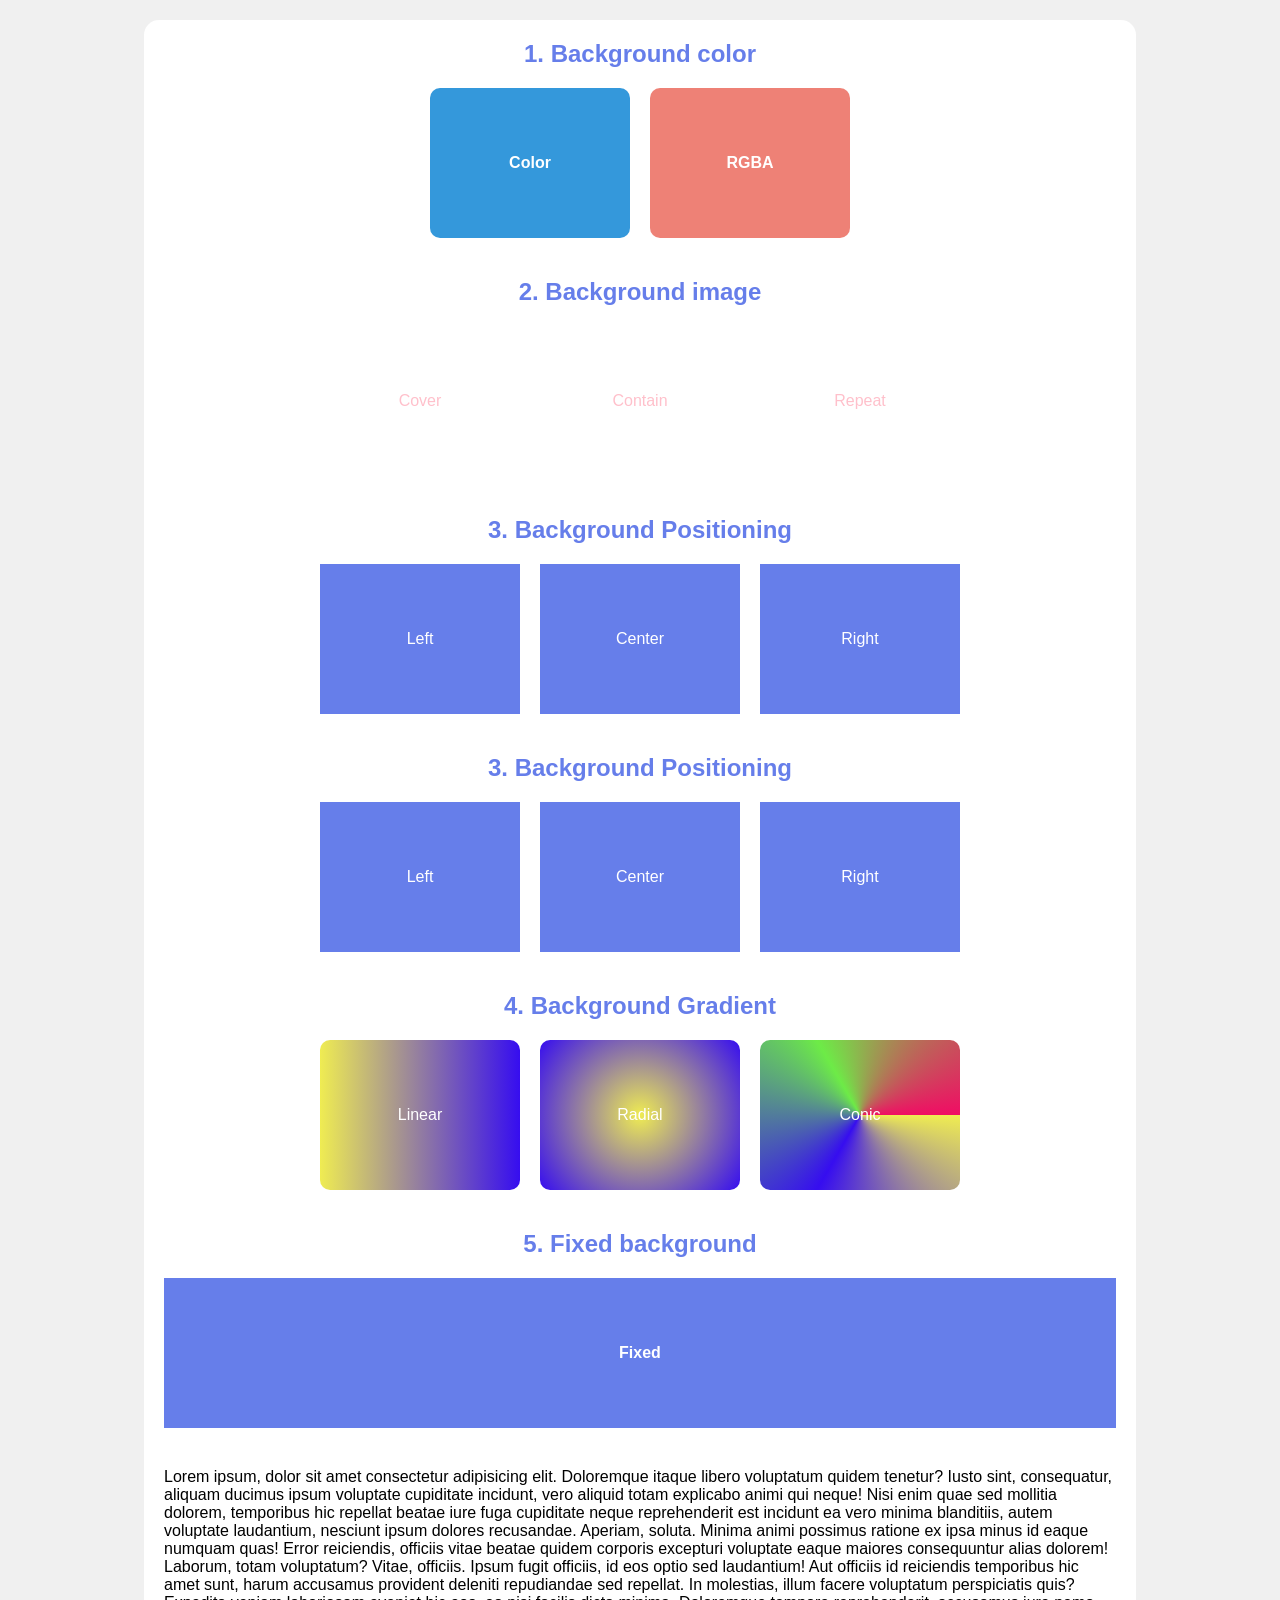
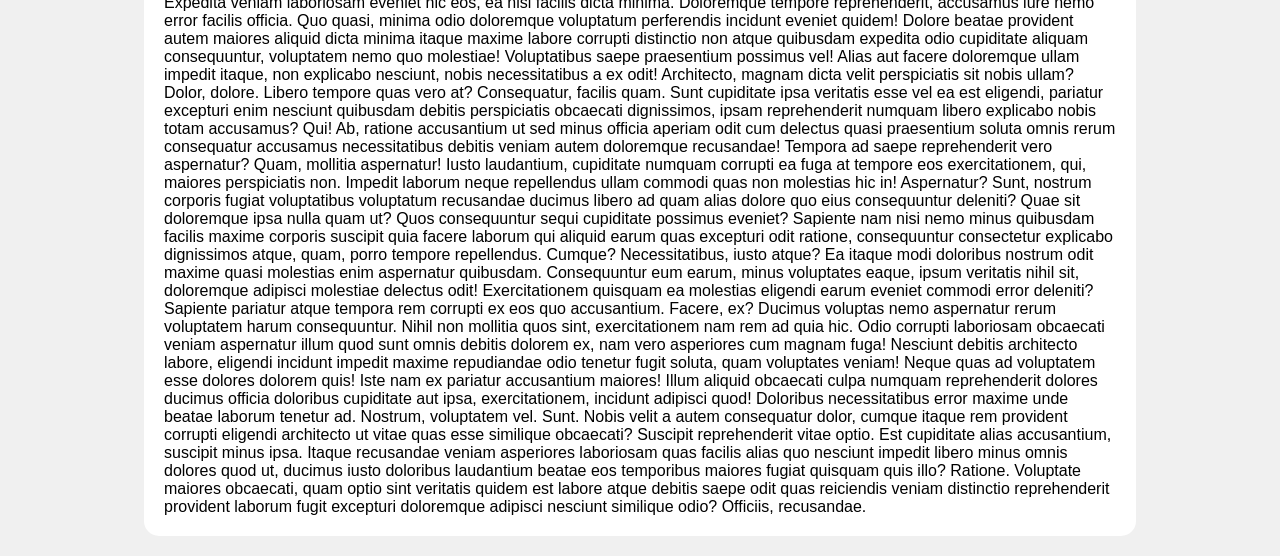
<file: Background/index.html>
<!doctype html>
<html lang="en">
  <head>
    <meta charset="UTF-8" />
    <meta name="viewport" content="width=device-width, initial-scale=1.0" />
    <link rel="stylesheet" href="style.css" />
    <title>CSS Background</title>
  </head>
  <body>
    <div class="container">
      <section class="main-section">
        <h2 class="main-section__title">1. Background color</h2>
        <div class="example-row">
          <div class="color">Color</div>
          <div class="rgba">RGBA</div>
        </div>
      </section>

      <section class="main-section">
        <h2 class="main-section__title">2. Background image</h2>
        <div class="example-row">
          <div class="cover">Cover</div>
          <div class="contain">Contain</div>
          <div class="repeat">Repeat</div>
        </div>
      </section>

      <section class="main-section">
        <h2 class="main-section__title">3. Background Positioning</h2>
        <div class="example-row">
          <div class="left">Left</div>
          <div class="center">Center</div>
          <div class="right">Right</div>
        </div>
      </section>

      <section class="main-section">
        <h2 class="main-section__title">3. Background Positioning</h2>
        <div class="example-row">
          <div class="left">Left</div>
          <div class="center">Center</div>
          <div class="right">Right</div>
        </div>
      </section>

      <section class="main-section">
        <h2 class="main-section__title">4. Background Gradient</h2>
        <div class="example-row">
          <div class="linear">Linear</div>
          <div class="radial">Radial</div>
          <div class="conic">Conic</div>
        </div>
      </section>

      <section class="main-section">
        <h2 class="main-section__title">5. Fixed background</h2>
        <div class="example-row">
          <div class="fixed">Fixed</div>
        </div>
      </section>

      <div class="lorem">Lorem ipsum, dolor sit amet consectetur adipisicing elit. Doloremque itaque libero voluptatum quidem tenetur? Iusto sint, consequatur, aliquam ducimus ipsum voluptate cupiditate incidunt, vero aliquid totam explicabo animi qui neque!
      Nisi enim quae sed mollitia dolorem, temporibus hic repellat beatae iure fuga cupiditate neque reprehenderit est incidunt ea vero minima blanditiis, autem voluptate laudantium, nesciunt ipsum dolores recusandae. Aperiam, soluta.
      Minima animi possimus ratione ex ipsa minus id eaque numquam quas! Error reiciendis, officiis vitae beatae quidem corporis excepturi voluptate eaque maiores consequuntur alias dolorem! Laborum, totam voluptatum? Vitae, officiis.
      Ipsum fugit officiis, id eos optio sed laudantium! Aut officiis id reiciendis temporibus hic amet sunt, harum accusamus provident deleniti repudiandae sed repellat. In molestias, illum facere voluptatum perspiciatis quis?
      Expedita veniam laboriosam eveniet hic eos, ea nisi facilis dicta minima. Doloremque tempore reprehenderit, accusamus iure nemo error facilis officia. Quo quasi, minima odio doloremque voluptatum perferendis incidunt eveniet quidem!
      Dolore beatae provident autem maiores aliquid dicta minima itaque maxime labore corrupti distinctio non atque quibusdam expedita odio cupiditate aliquam consequuntur, voluptatem nemo quo molestiae! Voluptatibus saepe praesentium possimus vel!
      Alias aut facere doloremque ullam impedit itaque, non explicabo nesciunt, nobis necessitatibus a ex odit! Architecto, magnam dicta velit perspiciatis sit nobis ullam? Dolor, dolore. Libero tempore quas vero at?
      Consequatur, facilis quam. Sunt cupiditate ipsa veritatis esse vel ea est eligendi, pariatur excepturi enim nesciunt quibusdam debitis perspiciatis obcaecati dignissimos, ipsam reprehenderit numquam libero explicabo nobis totam accusamus? Qui!
      Ab, ratione accusantium ut sed minus officia aperiam odit cum delectus quasi praesentium soluta omnis rerum consequatur accusamus necessitatibus debitis veniam autem doloremque recusandae! Tempora ad saepe reprehenderit vero aspernatur?
      Quam, mollitia aspernatur! Iusto laudantium, cupiditate numquam corrupti ea fuga at tempore eos exercitationem, qui, maiores perspiciatis non. Impedit laborum neque repellendus ullam commodi quas non molestias hic in! Aspernatur?
      Sunt, nostrum corporis fugiat voluptatibus voluptatum recusandae ducimus libero ad quam alias dolore quo eius consequuntur deleniti? Quae sit doloremque ipsa nulla quam ut? Quos consequuntur sequi cupiditate possimus eveniet?
      Sapiente nam nisi nemo minus quibusdam facilis maxime corporis suscipit quia facere laborum qui aliquid earum quas excepturi odit ratione, consequuntur consectetur explicabo dignissimos atque, quam, porro tempore repellendus. Cumque?
      Necessitatibus, iusto atque? Ea itaque modi doloribus nostrum odit maxime quasi molestias enim aspernatur quibusdam. Consequuntur eum earum, minus voluptates eaque, ipsum veritatis nihil sit, doloremque adipisci molestiae delectus odit!
      Exercitationem quisquam ea molestias eligendi earum eveniet commodi error deleniti? Sapiente pariatur atque tempora rem corrupti ex eos quo accusantium. Facere, ex? Ducimus voluptas nemo aspernatur rerum voluptatem harum consequuntur.
      Nihil non mollitia quos sint, exercitationem nam rem ad quia hic. Odio corrupti laboriosam obcaecati veniam aspernatur illum quod sunt omnis debitis dolorem ex, nam vero asperiores cum magnam fuga!
      Nesciunt debitis architecto labore, eligendi incidunt impedit maxime repudiandae odio tenetur fugit soluta, quam voluptates veniam! Neque quas ad voluptatem esse dolores dolorem quis! Iste nam ex pariatur accusantium maiores!
      Illum aliquid obcaecati culpa numquam reprehenderit dolores ducimus officia doloribus cupiditate aut ipsa, exercitationem, incidunt adipisci quod! Doloribus necessitatibus error maxime unde beatae laborum tenetur ad. Nostrum, voluptatem vel. Sunt.
      Nobis velit a autem consequatur dolor, cumque itaque rem provident corrupti eligendi architecto ut vitae quas esse similique obcaecati? Suscipit reprehenderit vitae optio. Est cupiditate alias accusantium, suscipit minus ipsa.
      Itaque recusandae veniam asperiores laboriosam quas facilis alias quo nesciunt impedit libero minus omnis dolores quod ut, ducimus iusto doloribus laudantium beatae eos temporibus maiores fugiat quisquam quis illo? Ratione.
      Voluptate maiores obcaecati, quam optio sint veritatis quidem est labore atque debitis saepe odit quas reiciendis veniam distinctio reprehenderit provident laborum fugit excepturi doloremque adipisci nesciunt similique odio? Officiis, recusandae.</div>
    </div>
  </body>
</html>
</file>
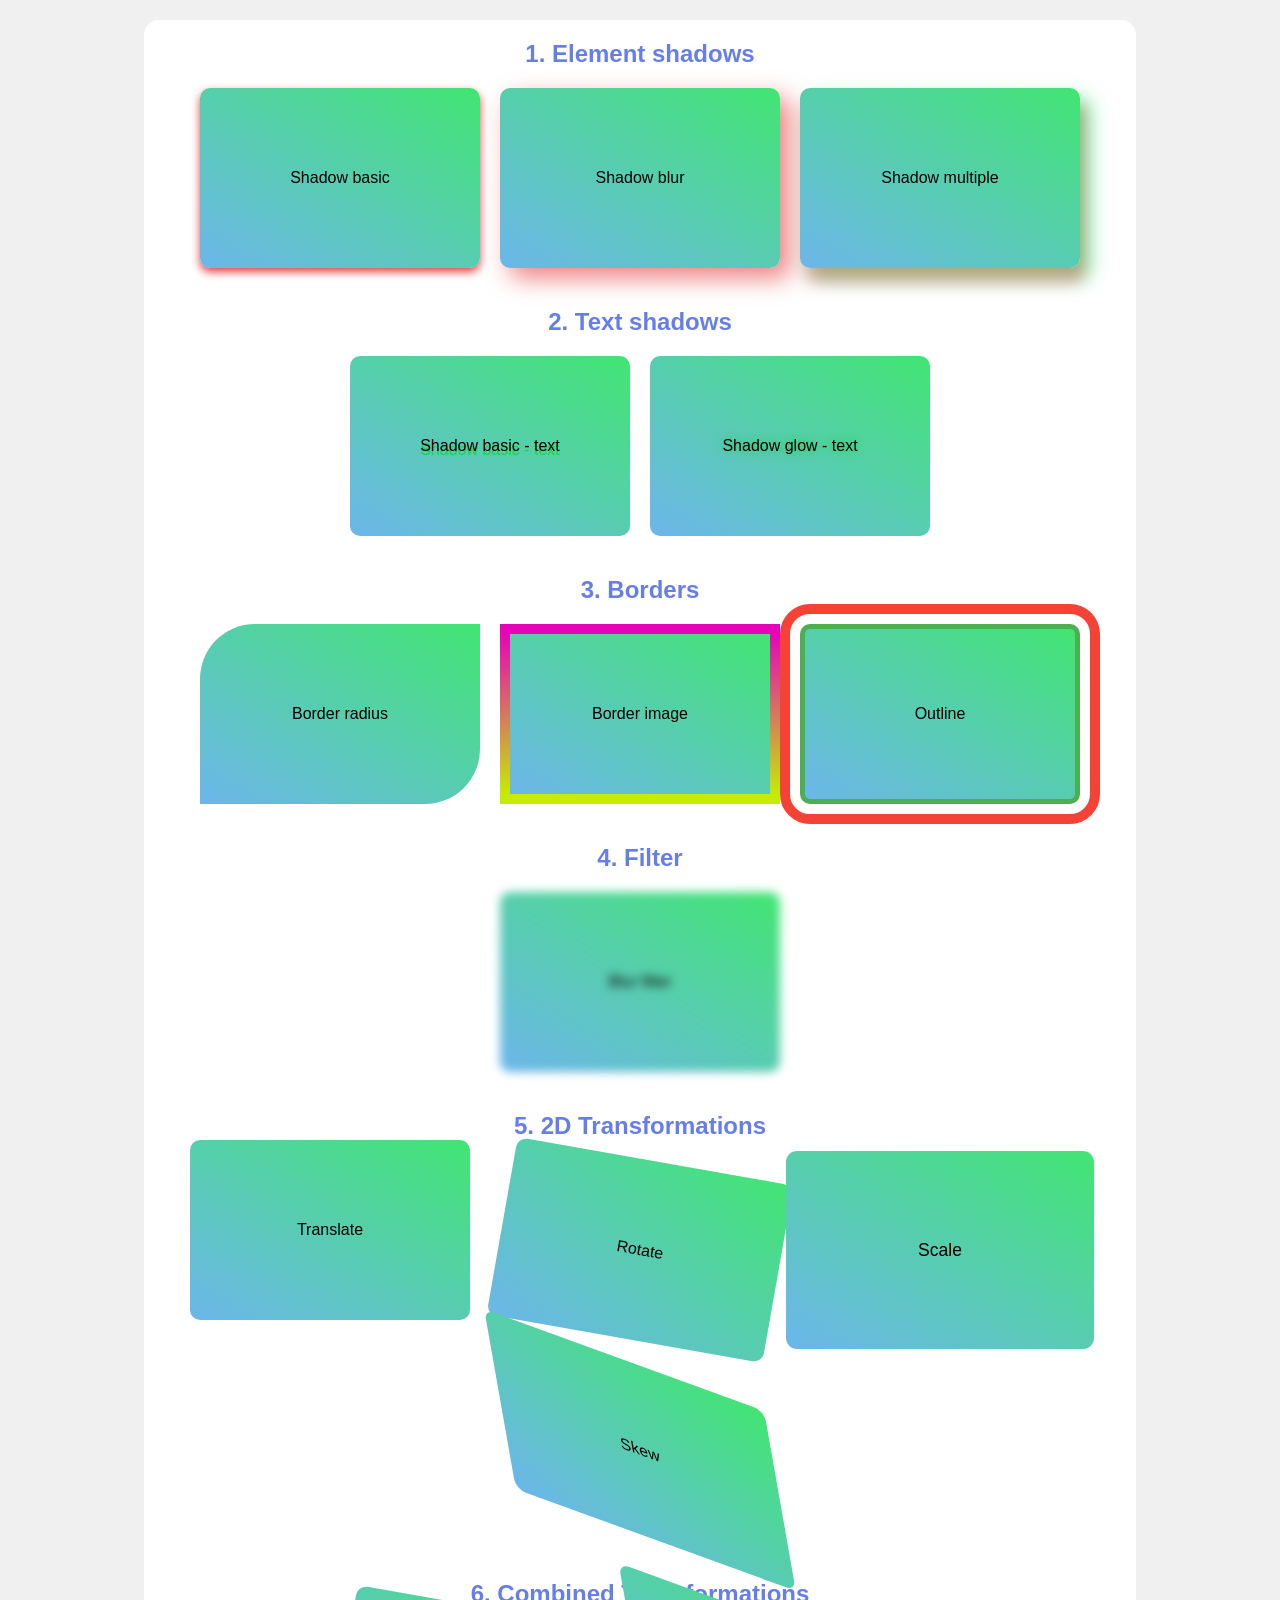
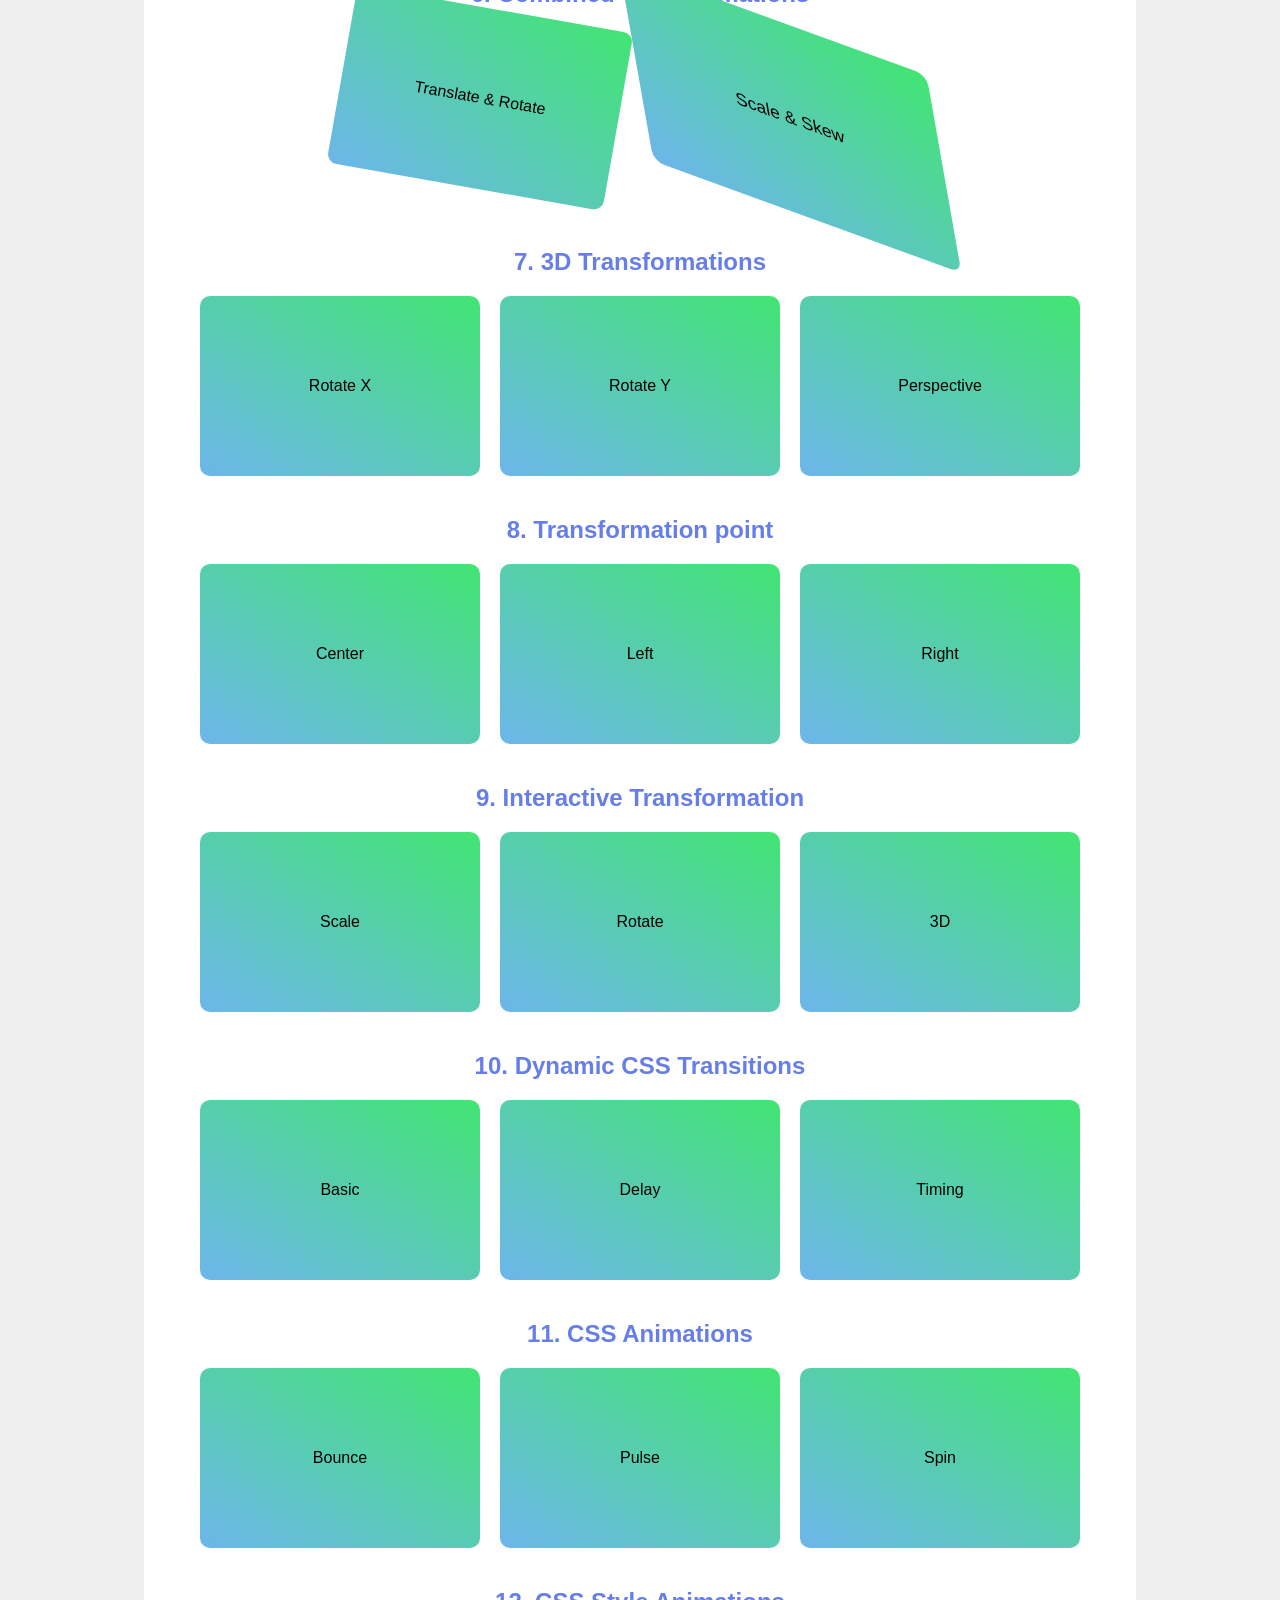
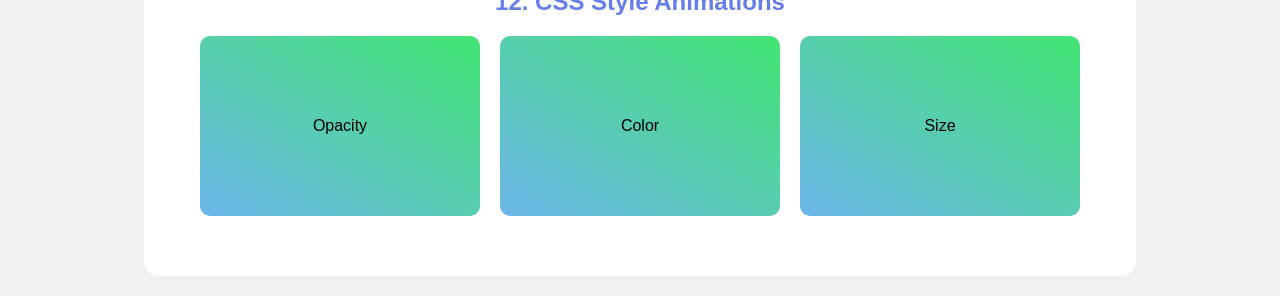
<file: Decorative CSS/index.html>
<!DOCTYPE html>
<html lang="en">
<head>
    <meta charset="UTF-8">
    <meta name="viewport" content="width=device-width, initial-scale=1.0">
    <link rel="stylesheet" href="style.css">
    <title>Decorative CSS</title>
</head>
<body>

    <div class="container">
      <section class="main-section">
        <h2 class="main-section__title">1. Element shadows</h2>
        <div class="example-row">
          <div class="example-box shadow-basic">Shadow basic</div>
          <div class="example-box shadow-blur">Shadow blur</div>
          <div class="example-box shadow-multiple">Shadow multiple</div>
        </div>
      </section>

      <section class="main-section">
        <h2 class="main-section__title">2. Text shadows</h2>
        <div class="example-row">
          <div class="example-box shadow-basic-text">Shadow basic - text</div>
          <div class="example-box shadow-glow-text">Shadow glow - text</div>
        </div>
      </section>

      <section class="main-section">
        <h2 class="main-section__title">3. Borders</h2>
        <div class="example-row">
          <div class="example-box border-radius">Border radius</div>
          <div class="example-box border-image">Border image</div>
          <div class="example-box border-outline">Outline</div>
        </div>
      </section>

      <section class="main-section">
        <h2 class="main-section__title">4. Filter</h2>
        <div class="example-row">
          <div class="example-box blur-filter">Blur filter</div>
        </div>
      </section>

      <section class="main-section">
        <h2 class="main-section__title">5. 2D Transformations</h2>
        <div class="example-row">
          <div class="example-box translate">Translate</div>
          <div class="example-box rotate">Rotate</div>
          <div class="example-box scale">Scale</div>
          <div class="example-box skew">Skew</div>
        </div>
      </section>

      <section class="main-section">
        <h2 class="main-section__title">6. Combined Transformations</h2>
        <div class="example-row">
          <div class="example-box translate-rotate">Translate & Rotate</div>
          <div class="example-box scale-skew">Scale & Skew</div>
        </div>
      </section>

      <section class="main-section">
        <h2 class="main-section__title">7. 3D Transformations</h2>
        <div class="example-row">
          <div class="example-box rotate-x">Rotate X</div>
          <div class="example-box rotate-y">Rotate Y</div>
          <div class="example-box perspective">Perspective</div>
        </div>
      </section>

      <section class="main-section">
        <h2 class="main-section__title">8. Transformation point</h2>
        <div class="example-row">
          <div class="example-box point-center">Center</div>
          <div class="example-box point-left">Left</div>
          <div class="example-box point-right">Right</div>
        </div>
      </section>

      <section class="main-section">
        <h2 class="main-section__title">9. Interactive Transformation</h2>
        <div class="example-row">
          <div class="example-box hover-scale">Scale</div>
          <div class="example-box hover-rotate">Rotate</div>
          <div class="example-box hover-3d">3D</div>
        </div>
      </section>

      <section class="main-section">
        <h2 class="main-section__title">10. Dynamic CSS Transitions</h2>
        <div class="example-row">
          <div class="example-box transition-basic">Basic</div>
          <div class="example-box transition-delay">Delay</div>
          <div class="example-box transition-timing">Timing</div>
        </div>
      </section>

      <section class="main-section">
        <h2 class="main-section__title">11. CSS Animations</h2>
        <div class="example-row">
          <div class="example-box animation-bounce">Bounce</div>
          <div class="example-box animation-pulse">Pulse</div>
          <div class="example-box animation-spin">Spin</div>
        </div>
      </section>

      <section class="main-section">
        <h2 class="main-section__title">12. CSS Style Animations</h2>
        <div class="example-row">
          <div class="example-box opacity-transition">Opacity</div>
          <div class="example-box color-transition">Color</div>
          <div class="example-box size-transition">Size</div>
        </div>
      </section>
    </div>

</body>
</html>
</file>
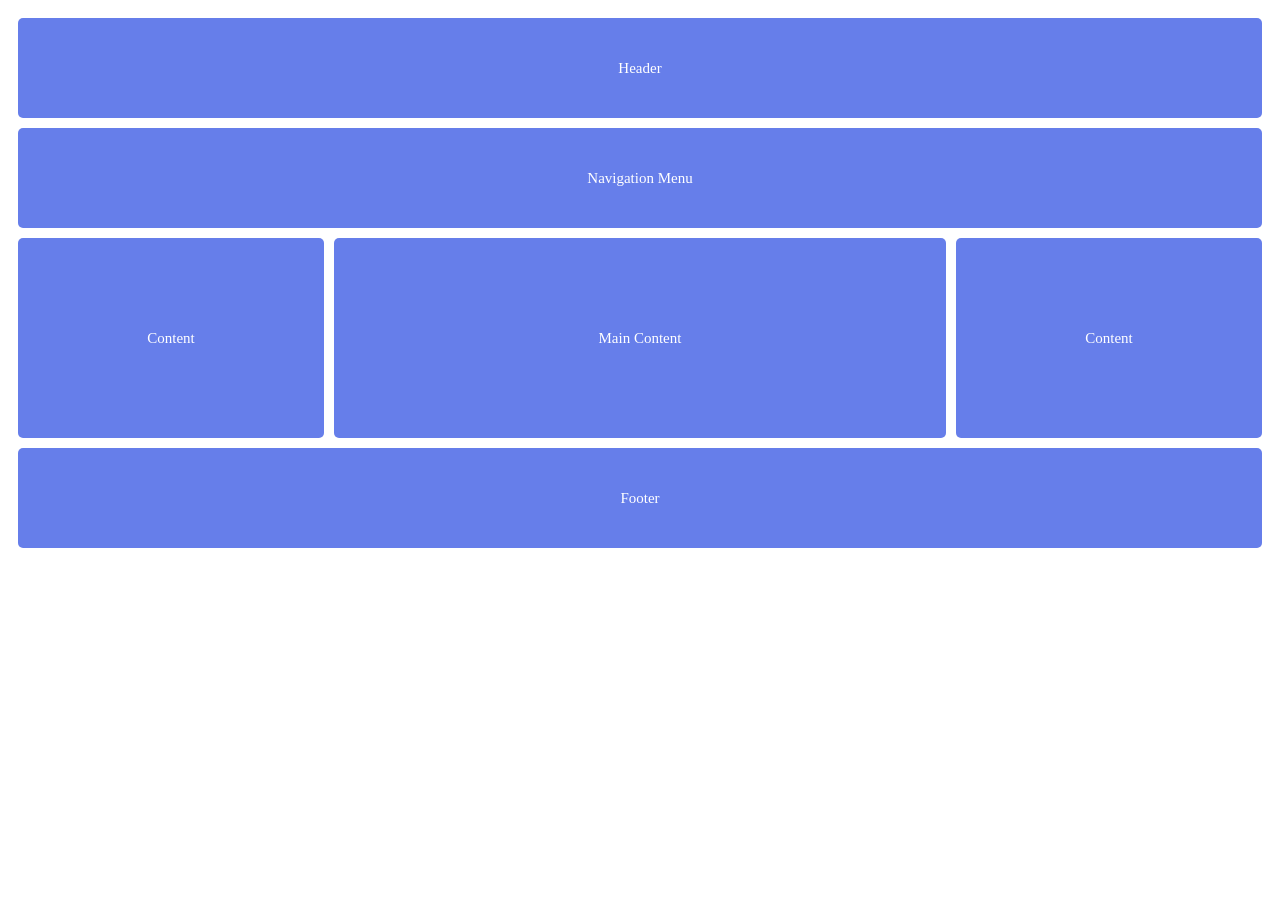
<file: Grid/index.html>
<!DOCTYPE html>
<html lang="en">
<head>
    <meta charset="UTF-8">
    <meta name="viewport" content="width=device-width, initial-scale=1.0">
    <title>CSS Grid</title>
    <link rel="stylesheet" href="style.css">
</head>
<body>
    <div class="main-container">
        <div class="section header">Header</div>
        <div class="section navigation">Navigation Menu</div>
        <div class="section left">Content</div>
        <div class="section middle">Main Content</div>
        <div class="section right">Content</div>
        <div class="section footer">Footer</div>
    </div>
</body>
</html>
</file>
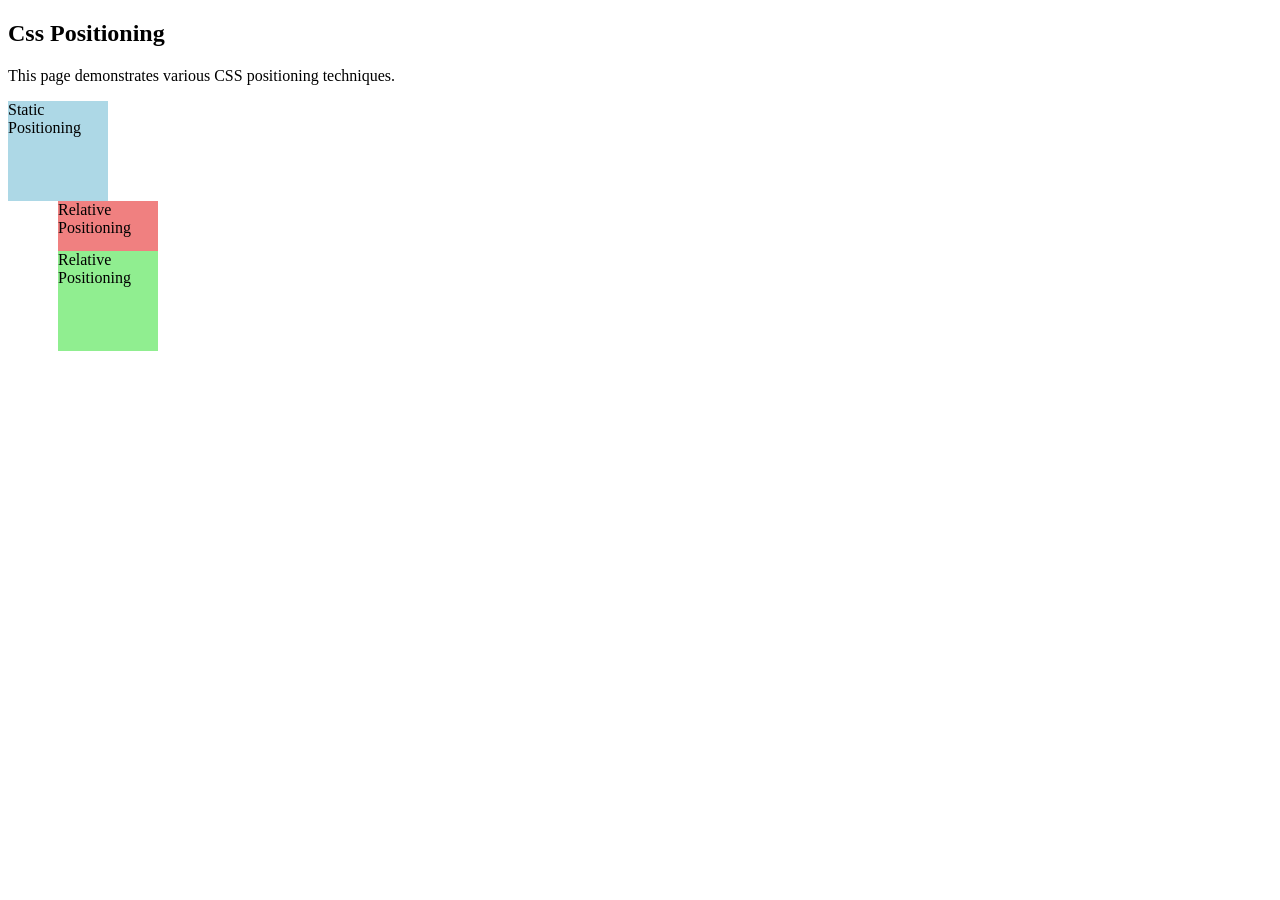
<file: Positioning/index.html>
<!DOCTYPE html>
<html lang="en">
<head>
    <meta charset="UTF-8">
    <meta name="viewport" content="width=device-width, initial-scale=1.0">
    <link rel="stylesheet" href="style.css">
    <title>Positioning</title>
</head>
<body>
    <section>
        <h1>Css Positioning</h1>
        <p>This page demonstrates various CSS positioning techniques.</p>

        <div class="container">
            <div class="static-box">Static Positioning</div>
        </div>

        <div class="container">
            <div class="relative-box">Relative Positioning</div>
        </div>

        <div class="container">
            <div class="relative-box2 ">Relative Positioning</div>
        </div>
    </section>
</body>
</html>
</file>
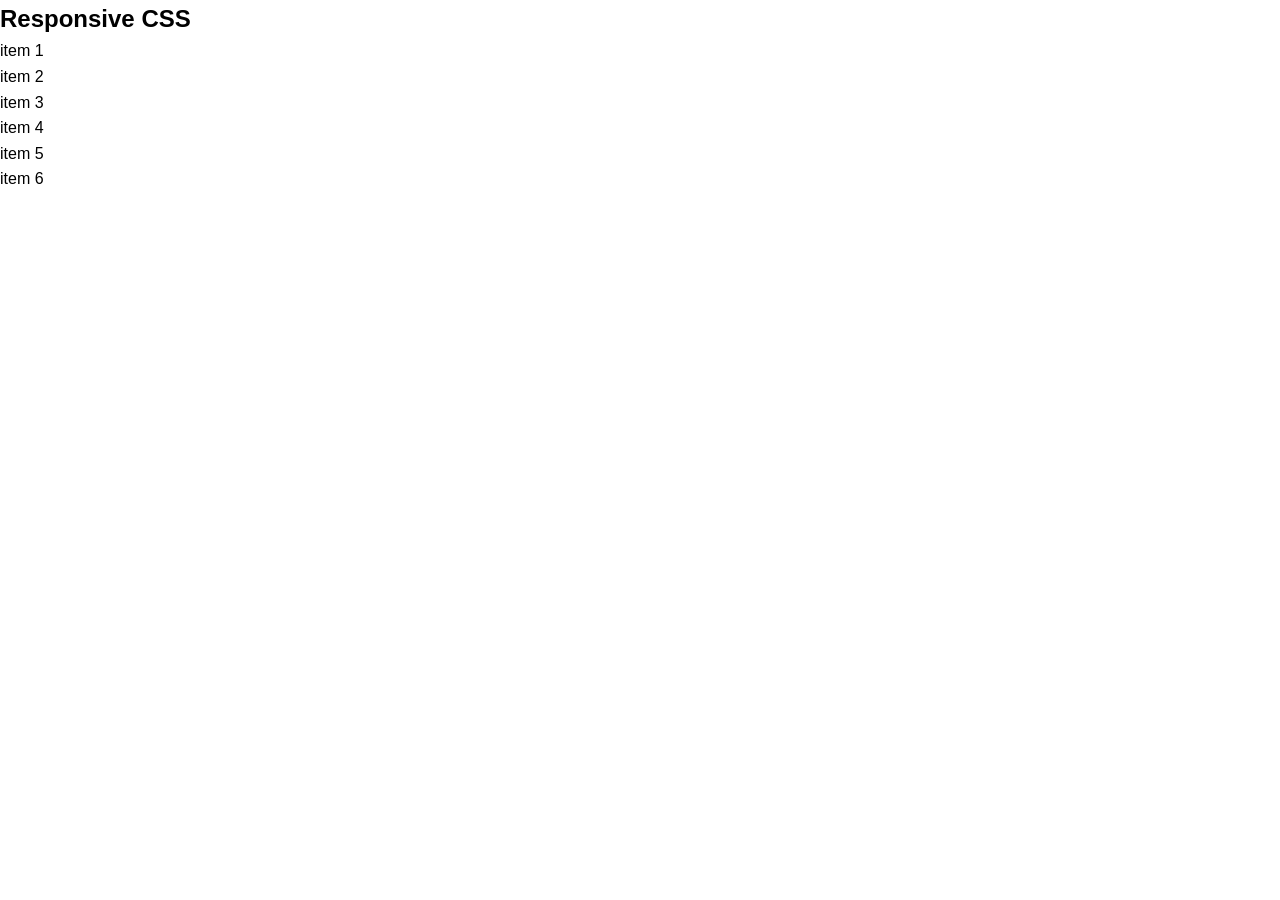
<file: ResponsiveCSS/index.html>
<!DOCTYPE html>
<html lang="en">
<head>
    <meta charset="UTF-8">
    <meta name="viewport" content="width=device-width, initial-scale=1.0">
    <title>ResponsiveCSS</title>
    <link rel="stylesheet" href="style.css">
</head>
<body>
    <main>
        <h2>Responsive CSS</h2>
        <div class="responsive-container">
            <div class="grid-box">
                <div class="item">item 1</div>
                <div class="item">item 2</div>
                <div class="item">item 3</div>
                <div class="item">item 4</div>
                <div class="item">item 5</div>
                <div class="item">item 6</div>
            </div>
        </div>
    </main>
</body>
</html>
</file>
<file: Background/style.css>
* {
    box-sizing: border-box;
    margin: 0;
    padding: 0;
}

body {
    font-family: Arial, sans-serif;
    background-color: #f0f0f0;
    padding: 20px;
}

.container {
    max-width: 80%;
    margin: auto;
    background: #fff;
    padding: 20px;
    border-radius: 15px;
}

.main-section {
    margin-bottom: 40px;
}

.main-section__title {
    text-align: center;
    color: #667eea;
    margin-bottom: 20px;
}

.example-row {
    display: flex;
    justify-content: center;
    gap: 20px;
}

.color {
    width: 200px;
    height: 150px;
    background-color: #3498db;
    border-radius: 10px;
    display: flex;
    align-items: center;
    justify-content: center;
    color: #fff;
    font-weight: bold;
}

.rgba {
    width: 200px;
    height: 150px;
    background-color: rgba(231, 76, 60, 0.7);
    border-radius: 10px;
    display: flex;
    align-items: center;
    justify-content: center;
    color: #fff;
    font-weight: bold;
}

.cover {
    width: 200px;
    height: 150px;
    display: flex;
    align-items: center;
    justify-content: center;
    background: url('https://habsida-lms.s3.ap-northeast-2.amazonaws.com/webcore/logo.svg') no-repeat center/cover;
    color: pink;
}

.contain {
    width: 200px;
    height: 150px;
    display: flex;
    align-items: center;
    justify-content: center;
    background: url('https://habsida-lms.s3.ap-northeast-2.amazonaws.com/webcore/logo.svg') no-repeat center/contain;
    color: pink;
}

.repeat {
    width: 200px;
    height: 150px;
    display: flex;
    align-items: center;
    justify-content: center;
    background: url('https://habsida-lms.s3.ap-northeast-2.amazonaws.com/webcore/logo.svg');
    background-repeat: repeat;
    background-size: 50px 50px;
    color: pink;
}

.left {
    width: 200px;
    height: 150px;
    display: flex;
    align-items: center;
    justify-content: center;
    background: url('https://habsida-lms.s3.ap-northeast-2.amazonaws.com/webcore/logo.svg');
    background-position: left top;
    background-repeat: no-repeat;
    background-size: 50px 50px;
    background-color: #667eea;
    color: white;
}

.center {
    width: 200px;
    height: 150px;
    display: flex;
    align-items: center;
    justify-content: center;
    background: url('https://habsida-lms.s3.ap-northeast-2.amazonaws.com/webcore/logo.svg');
    background-position: center;
    background-repeat: no-repeat;
    background-size: 50px 50px;
    background-color: #667eea;
    color: white;
}

.right {
    width: 200px;
    height: 150px;
    display: flex;
    align-items: center;
    justify-content: center;
    background: url('https://habsida-lms.s3.ap-northeast-2.amazonaws.com/webcore/logo.svg');
    background-position: right bottom;
    background-repeat: no-repeat;
    background-size: 50px 50px;
    background-color: #667eea;
    color: white;
}

.linear {
    width: 200px;
    height: 150px;
    display: flex;
    align-items: center;
    justify-content: center;
    background: linear-gradient(to right, #efec52, #360df0);
    color: white;
    border-radius: 10px;
}

.radial {
    width: 200px;
    height: 150px;
    display: flex;
    align-items: center;
    justify-content: center;
    background: radial-gradient(circle, #efec52, #360df0);
    color: white;
    border-radius: 10px;
}

.conic {
    width: 200px;
    height: 150px;
    display: flex;
    align-items: center;
    justify-content: center;
    background: conic-gradient(from 90deg, #efec52, #360df0, #6deb47, #f00d64);
    color: white;
    border-radius: 10px;
}

.fixed {
    width: 100%;
    height: 150px;
    display: flex;
    align-items: center;
    justify-content: center;
    background: url('https://habsida-lms.s3.ap-northeast-2.amazonaws.com/webcore/logo.svg')no-repeat center;
    background-attachment: fixed;
    background-size: contain;
    background-color: #667eea;
    color: white;
    font-weight: bold;
}
</file>
<file: Decorative CSS/style.css>
* {
    box-sizing: border-box;
    margin: 0;
    padding: 0;
}

body {
    font-family: Arial, sans-serif;
    background-color: #f0f0f0;
    padding: 20px;
}

.container {
    max-width: 80%;
    margin: auto;
    background: #fff;
    padding: 20px;
    border-radius: 15px;
}

.main-section {
    margin-bottom: 40px;
}

.main-section__title {
    text-align: center;
    color: #667eea;
    margin-bottom: 20px;
}

.example-row {
    display: flex;
    justify-content: center;
    gap: 20px;
    flex-wrap: wrap;
}

.example-box {
    width: 280px;
    height: 180px;
    display: flex;
    /* flex-direction: column; */
    justify-content: center;
    align-items: center;
    background: linear-gradient(30deg, #6cb6ea 0%, #42e573);
    border-radius: 10px;
    /* text-align: center; */
    padding: 40px 50px;
}

.shadow-basic {
    box-shadow: 0px 4px 8px rgba(214, 5, 5, 0.75);
}
.shadow-blur {
    box-shadow: 10px 10px 25px rgba(223, 4, 4, 0.5);
}
.shadow-multiple {
    box-shadow: 5px 15px 15px rgba(231, 4, 4, 0.3), 10px 10px 20px rgba(4, 230, 94, 0.5);
}

.shadow-basic-text {
    text-shadow: 0px 4px 0px rgba(5, 214, 29, 0.75);
}
.shadow-glow-text {
    text-shadow: 0px 0px 10px rgba(5, 214, 29, 0.75);
}

.border-radius {
    border-radius: 55px 0 55px 0;
}

.border-image {
    border: 10px solid;
    border-image: linear-gradient(to bottom, #e504b8, #c6ec04) 1;
}

.border-outline {
    border: 5px solid #4CAF50;
    outline: 10px solid #f44336;
    outline-offset: 10px;
}

.blur-filter {
    filter: blur(5px);
}

.translate {
    transform: translate(-10px, -20px);
}
.rotate {
    transform: rotate(10deg);
}
.scale {
    transform: scale(1.1);
}
.skew {
    transform: skew(10deg, 20deg);
}

.translate-rotate {
    transform: translate(-10px, -20px) rotate(10deg);
}

.scale-skew {
    transform: scale(1.1) skew(10deg, 20deg);
}

.rotate-x:hover {
    transform: rotateX(150deg);
    transition: transform 0.7s ease-in-out;
}

.rotate-y:hover {
    transform: rotateY(150deg);
    transition: transform 0.7s ease-in;
}

.perspective:hover {
    /* perspective: 500px; */
    transform: perspective(500px) rotateY(50deg);
    transition: transform 0.7s ease;
}

.point-center:hover {
    transform-origin: center;
    transform: rotate(25deg);
}

.point-left:hover {
    transform-origin: left;
    transform: rotate(25deg);
}

.point-right:hover {
    transform-origin: right;
    transform: rotate(25deg);
}

.hover-scale:hover {
    transform: scale(1.2);
    transition: transform 1s ease-in-out;
}

.hover-rotate:hover {
    transform: rotate(360deg);
    transition: transform 0.5s ease-in-out;
}

.hover-3d:hover {
    transform: perspective(500px) rotateY(40deg) rotateX(20deg);
    transition: transform 0.7s ease-in-out;
}

/* .transition-basic {
    transition: all 1.5s ease-in-out;
} */

.transition-basic {
    transition: all 1.5s ease-in-out;
}

.transition-basic:hover {
    background: linear-gradient(45deg, #eccd07, #3e61eb);
    transform: scale(1.3);
}

.transition-delay {
    transition: all 1.5s ease-in-out 1s;
}

.transition-delay:hover {
    background: linear-gradient(45deg, #db18d5, #d4e41f);
    transform: translateY(-20px);
}

.transition-timing {
    transition: all 1.5s linear;
}
.transition-timing:hover {
    background: linear-gradient(45deg, #07ece8, #db1616);
    /* transition: all 1.5s linear; */
    transform: rotate(360deg) scale(1.5);
}

.animation-bounce {
    animation: bounce 1s infinite;
}

@keyframes bounce {
    0%, 100% {
        transform: translateY(0);
    }
    50% {
        transform: translateY(-30px);
    }
}

.animation-pulse {
    animation: pulse 1s infinite;
}

@keyframes pulse {
    0%, 100% {
        transform: scale(1);
    }
    50% {
        transform: scale(1.2);
    }
}

.animation-spin {
    animation: spin 2s infinite linear;
}

@keyframes spin {
    0% {
        transform: rotate(0deg);
    }
    100% {
        transform: rotate(360deg);
    }
}

.opacity-transition {
    transition: opacity 1s ease-in-out;
}
.opacity-transition:hover {
    opacity: 0;
    transform: translateY(-20px);
}

.color-transition {
    transition: color 1s ease-in-out;
}
.color-transition:hover {
    color: #e50404;
    /* transform: scale(1.2); */
}

.size-transition {
    transition: font-size 1s linear;
}
.size-transition:hover {
    font-size: 2em;
    /* transform: scale(1.2); */
}
</file>
<file: Grid/style.css>
.main-container {
    display: grid;
    grid-template-columns: 1fr 2fr 1fr;
    grid-template-rows: 100px 100px 200px 100px;
    gap: 10px;
    padding: 10px;
}

.section {
    background-color: #667eea;
    color: white;
    display: flex;
    justify-content: center;
    align-items: center;
    /* margin: 1px; */
    border-radius: 5px;
    font-size: 15px;
}

.header {
    grid-column: 1 / 4;
}

.navigation {
    grid-column: 1 / 4;
}

.left {
    grid-column: 1 / 2;
}

.middle {
    grid-column: 2 / 3;
}

.right {
    grid-column: 3 / 4;
}

.footer {
    grid-column: 1 / 4;
}
</file>
<file: Positioning/style.css>
.static-box {
    position: static;
    background-color: lightblue;
    width: 100px;
    height: 100px;
    left: 50px; /* This will not have any effect */
}

.relative-box {
    position: relative;
    background-color: lightcoral;
    width: 100px;
    height: 100px;
    left: 50px; /* This will move the box 50px to the right */
    z-index: 2;
}
.relative-box2 {
    position: relative;
    background-color: lightgreen;
    width: 100px;
    height: 100px;
    left: 50px; /* This will move the box 50px to the left */
    top: -50px; /* This will move the box 50px up */
    z-index: 3;
}
</file>
<file: ResponsiveCSS/style.css>
* {
    box-sizing: border-box;
    margin: 0;
    padding: 0;
}
body {
    font-family: Arial, Helvetica, sans-serif;
    line-height: 1.6;
}

main {
    max-width: 1200px;
}
</file>
